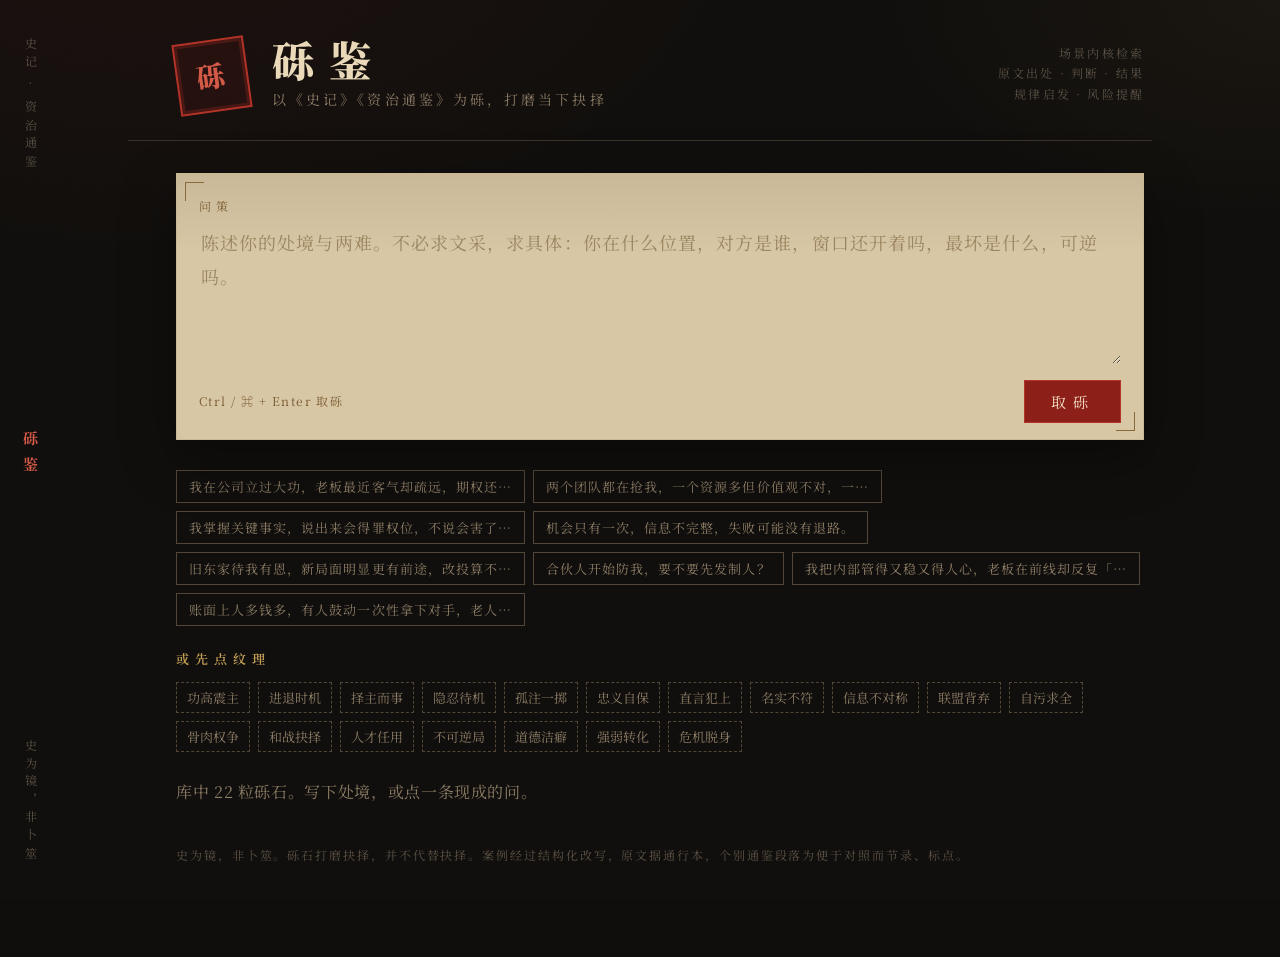
<file: index.html>
<!DOCTYPE html>
<html lang="zh-CN">
<head>
  <meta charset="UTF-8" />
  <meta name="viewport" content="width=device-width, initial-scale=1" />
  <title>砾鉴 · 以史记、资治通鉴打磨抉择</title>
  <meta name="description" content="从《史记》《资治通鉴》中检索场景内核相似的历史抉择，拆解判断与结果，给出规律启发与风险提醒。" />
  <link rel="preconnect" href="https://fonts.googleapis.com" />
  <link rel="preconnect" href="https://fonts.gstatic.com" crossorigin />
  <link href="https://fonts.googleapis.com/css2?family=Noto+Serif+SC:wght@400;600;700;900&display=swap" rel="stylesheet" />
  <link rel="stylesheet" href="css/app.css" />
</head>
<body>
  <div class="brand-col">
    <span>史记 · 资治通鉴</span>
    <strong>砾鉴</strong>
    <span>史为镜，非卜筮</span>
  </div>
  <div class="frame">
    <header class="top">
      <div>
        <div class="seal">砾</div>
      </div>
      <div style="flex:1">
        <h1>砾鉴</h1>
        <p class="sub">以《史记》《资治通鉴》为砾，打磨当下抉择</p>
      </div>
      <div class="meta">
        场景内核检索<br />原文出处 · 判断 · 结果<br />规律启发 · 风险提醒
      </div>
    </header>

    <section class="ask">
      <div class="paper">
        <label>问策</label>
        <textarea id="q" placeholder="陈述你的处境与两难。不必求文采，求具体：你在什么位置，对方是谁，窗口还开着吗，最坏是什么，可逆吗。"></textarea>
        <div class="ask-bar">
          <span class="hint">Ctrl / ⌘ + Enter 取砾</span>
          <button class="btn" id="go" type="button">取砾</button>
        </div>
      </div>
    </section>

    <div class="chips" id="chips"></div>

    <section class="grains-pick">
      <h2>或先点纹理</h2>
      <div id="grains"></div>
    </section>

    <div class="status" id="status"></div>

    <div id="result" class="hidden">
      <p class="weak-note hidden" id="weak">内核信号弱，下列为字面近似，请改写处境或点选纹理。</p>
      <div class="kernel-row" id="kernels"></div>
      <div class="pebbles" id="pebbles"></div>
      <div class="detail" id="detail"></div>
      <div class="counsel" id="counsel"></div>
    </div>

    <p class="foot-note">
      史为镜，非卜筮。砾石打磨抉择，并不代替抉择。案例经过结构化改写，原文据通行本，个别通鉴段落为便于对照而节录、标点。
    </p>
  </div>
  <script src="js/engine.js"></script>
  <script src="js/app.js"></script>
</body>
</html>
</file>
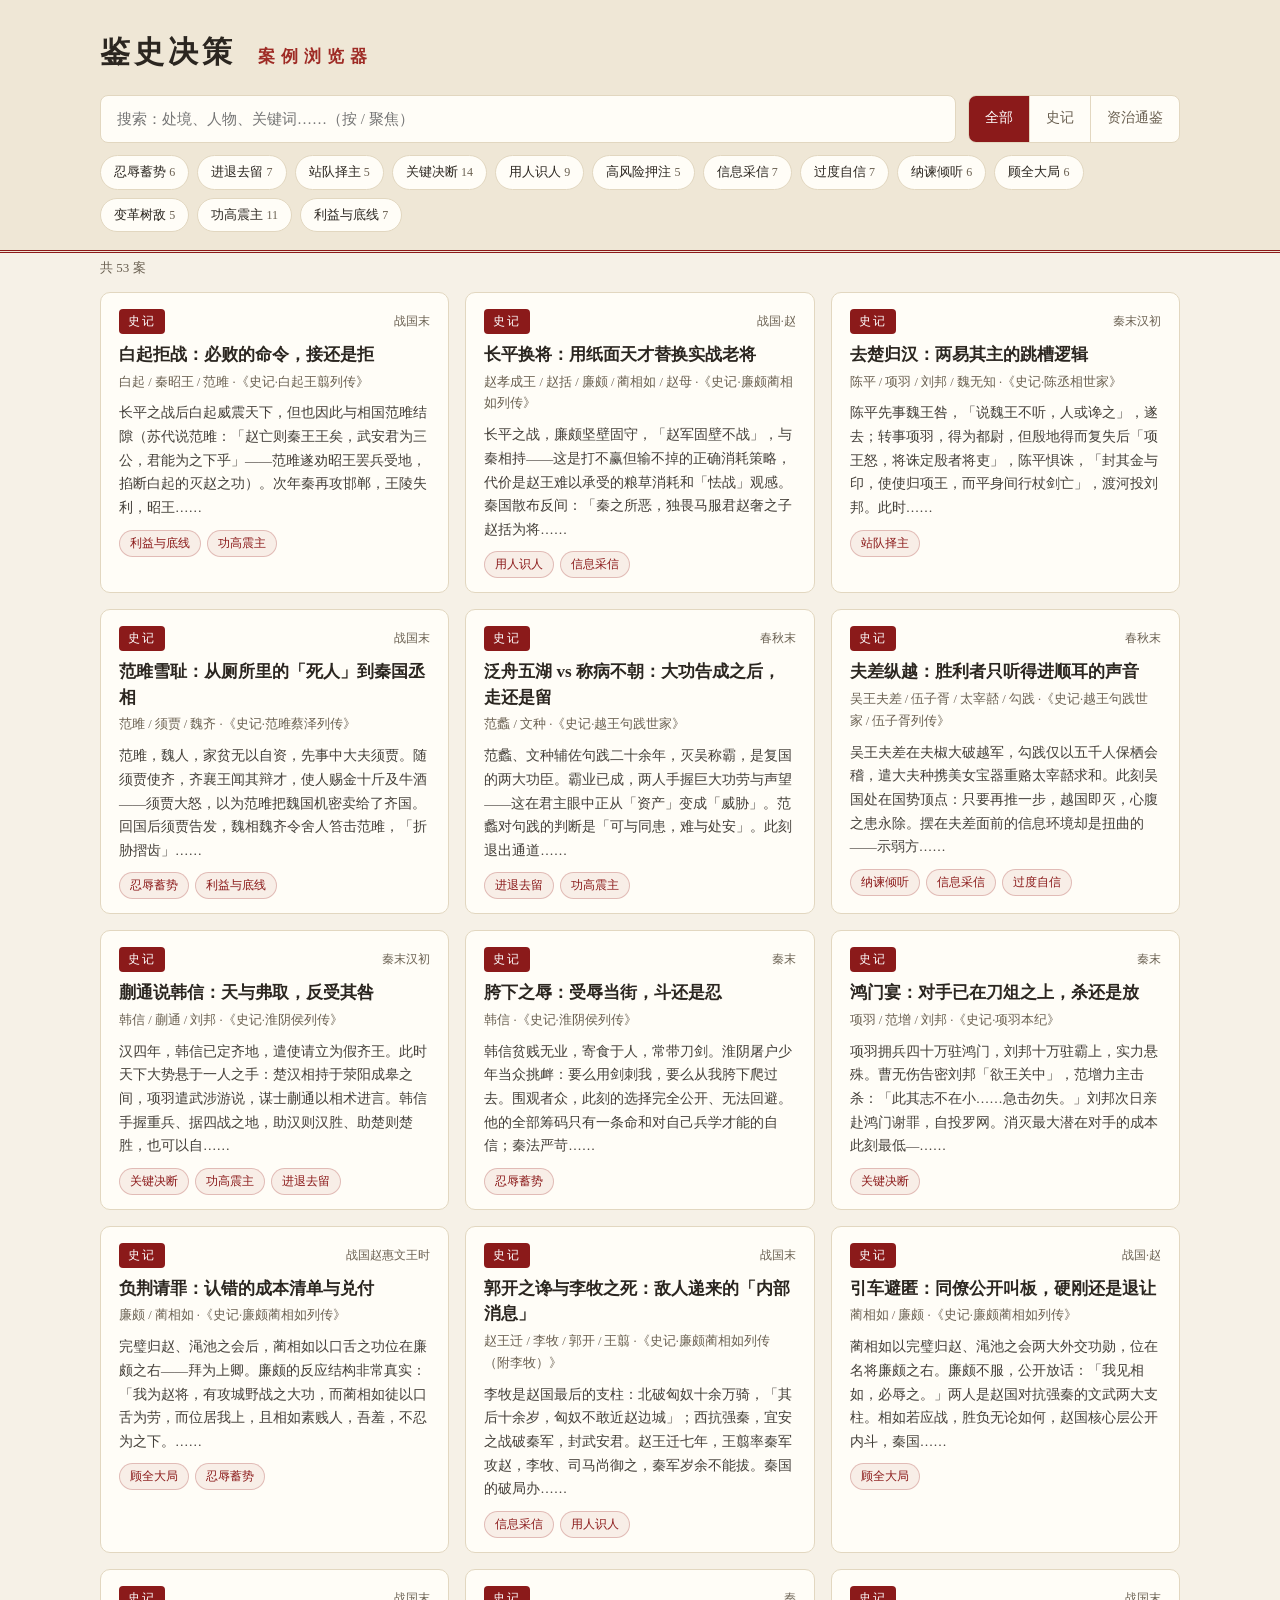
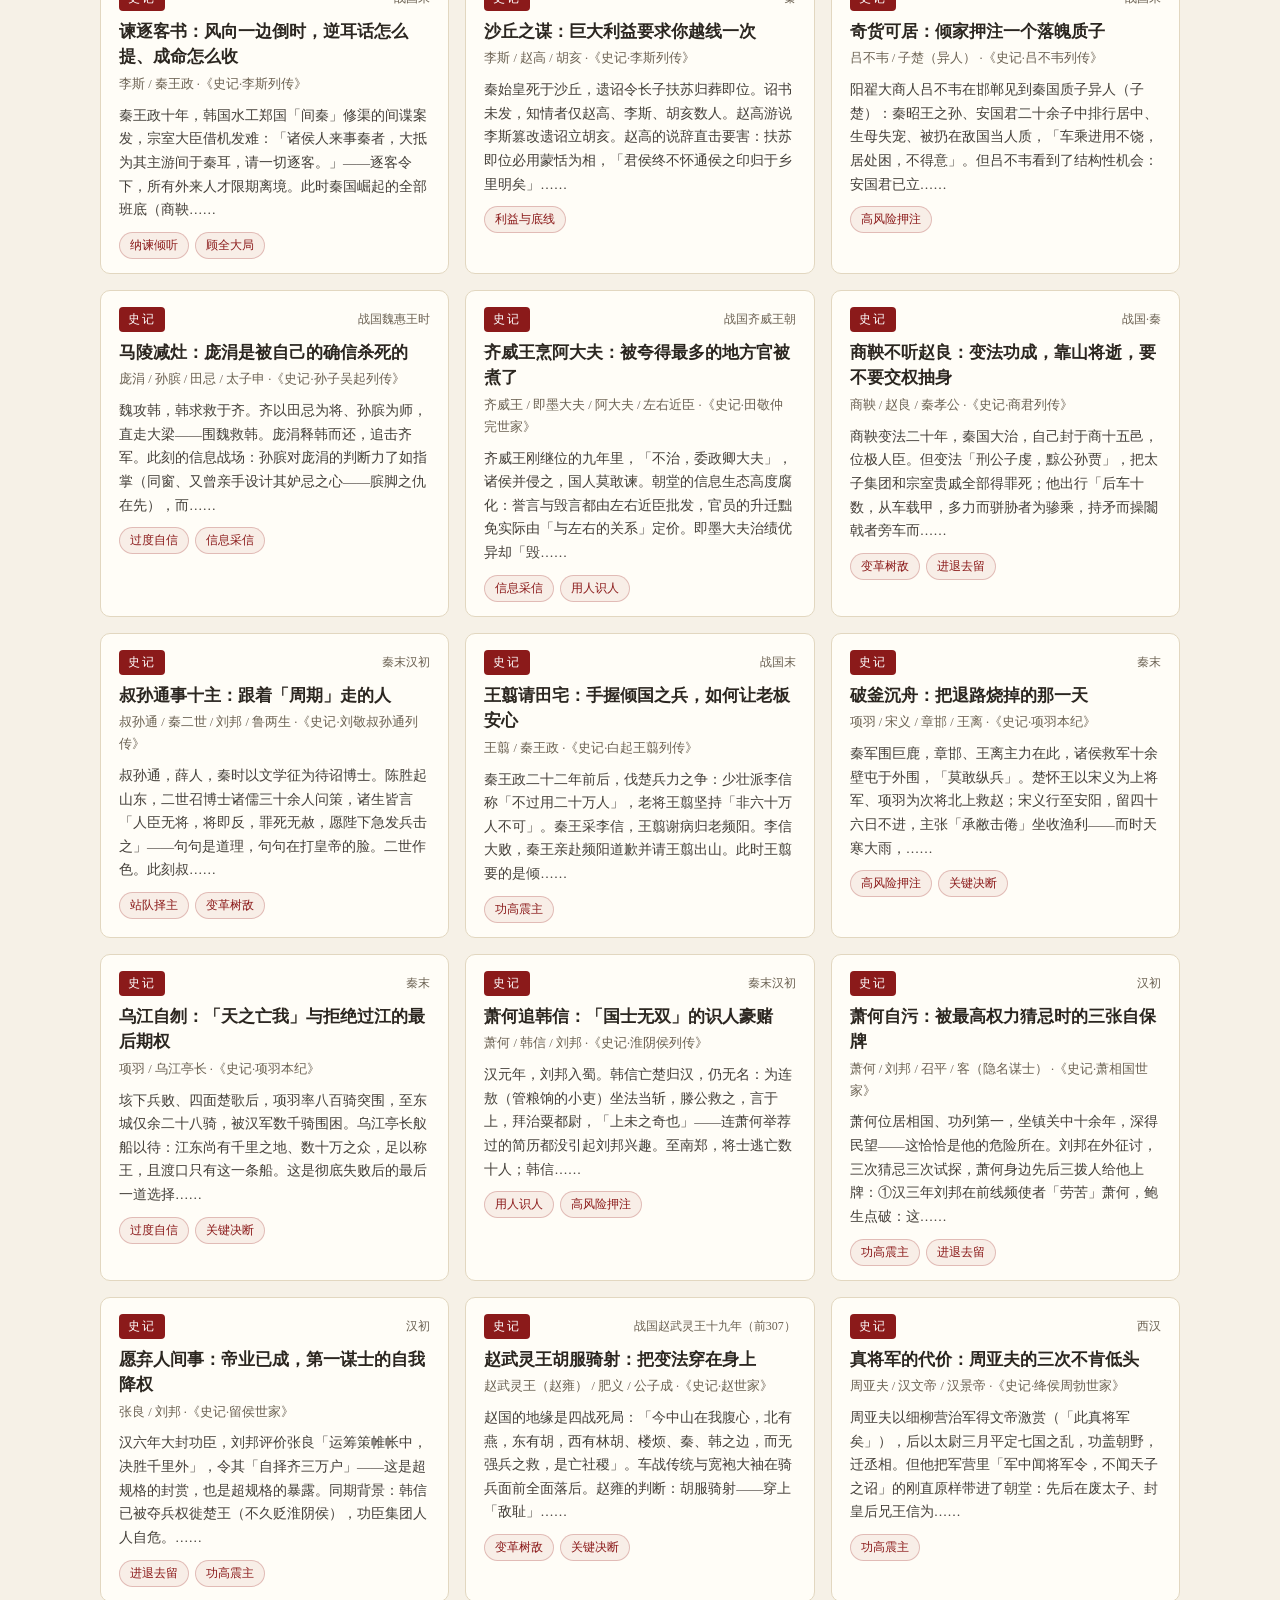
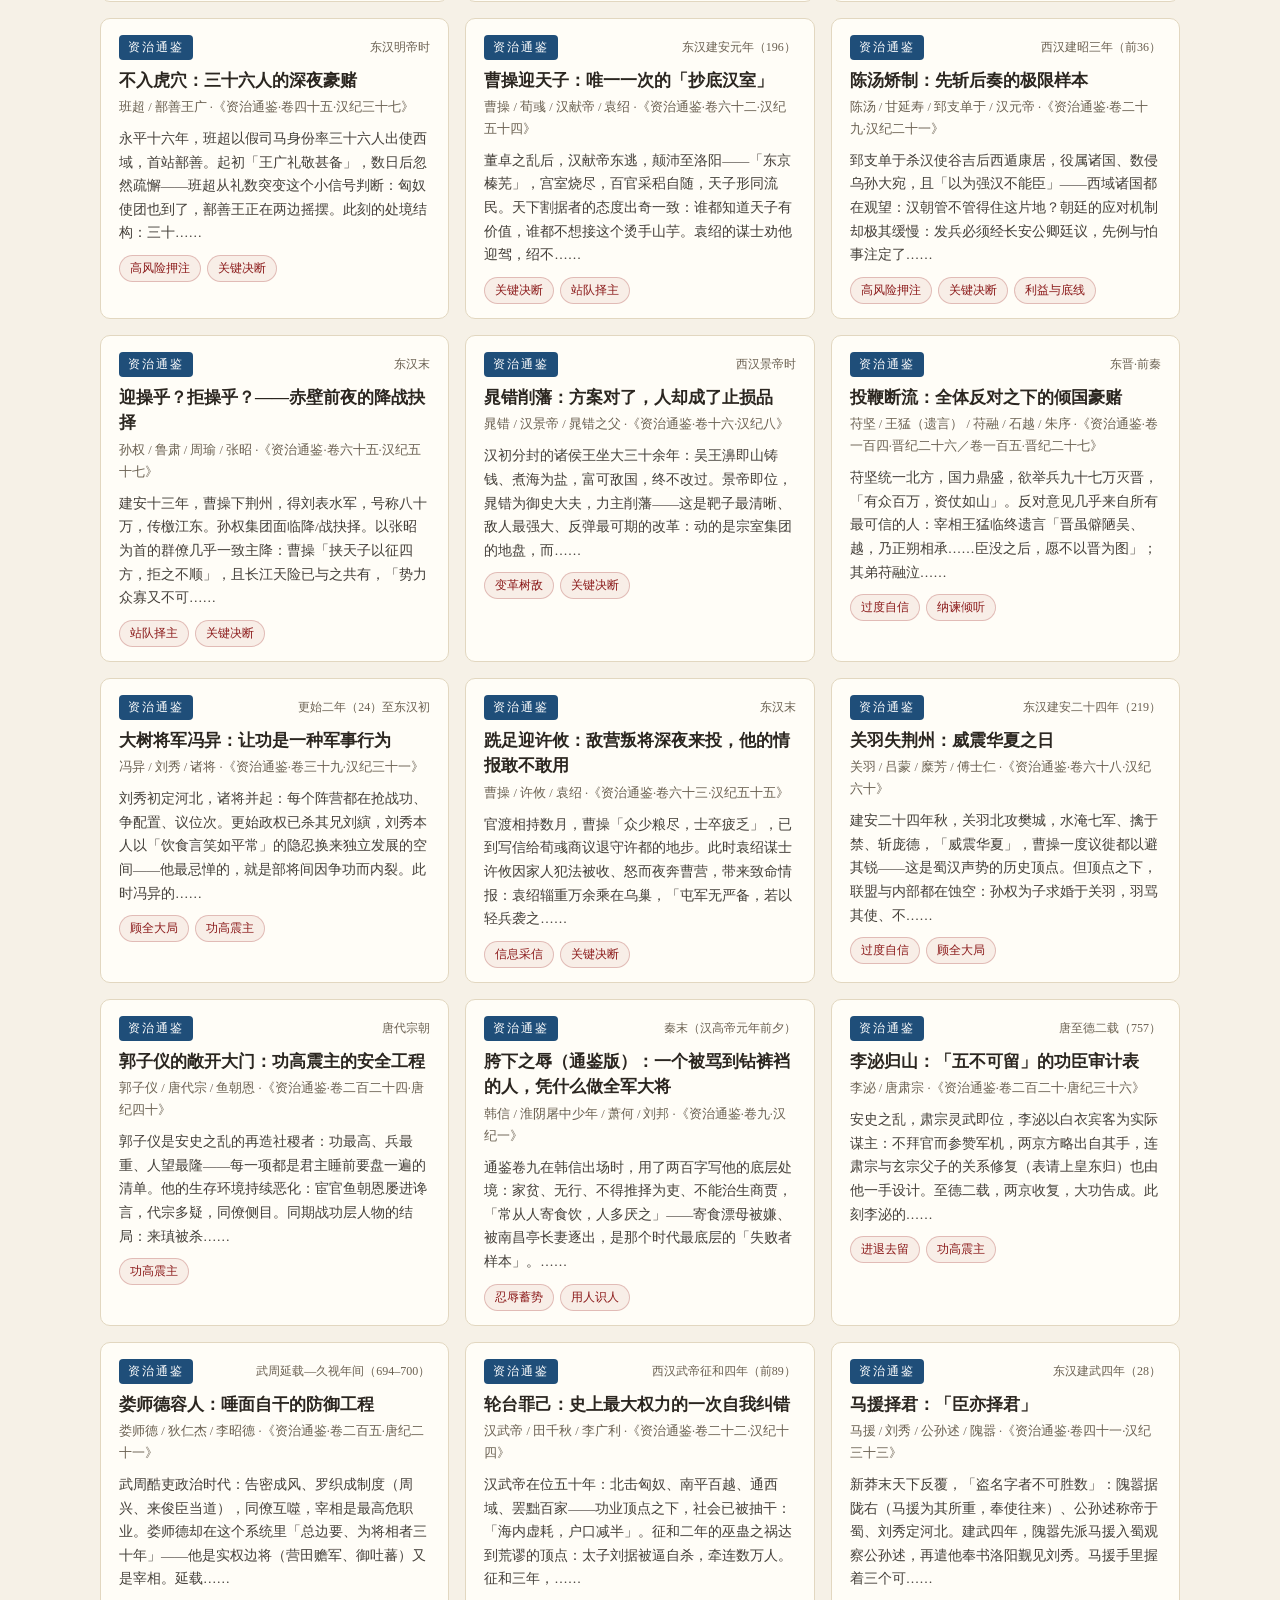
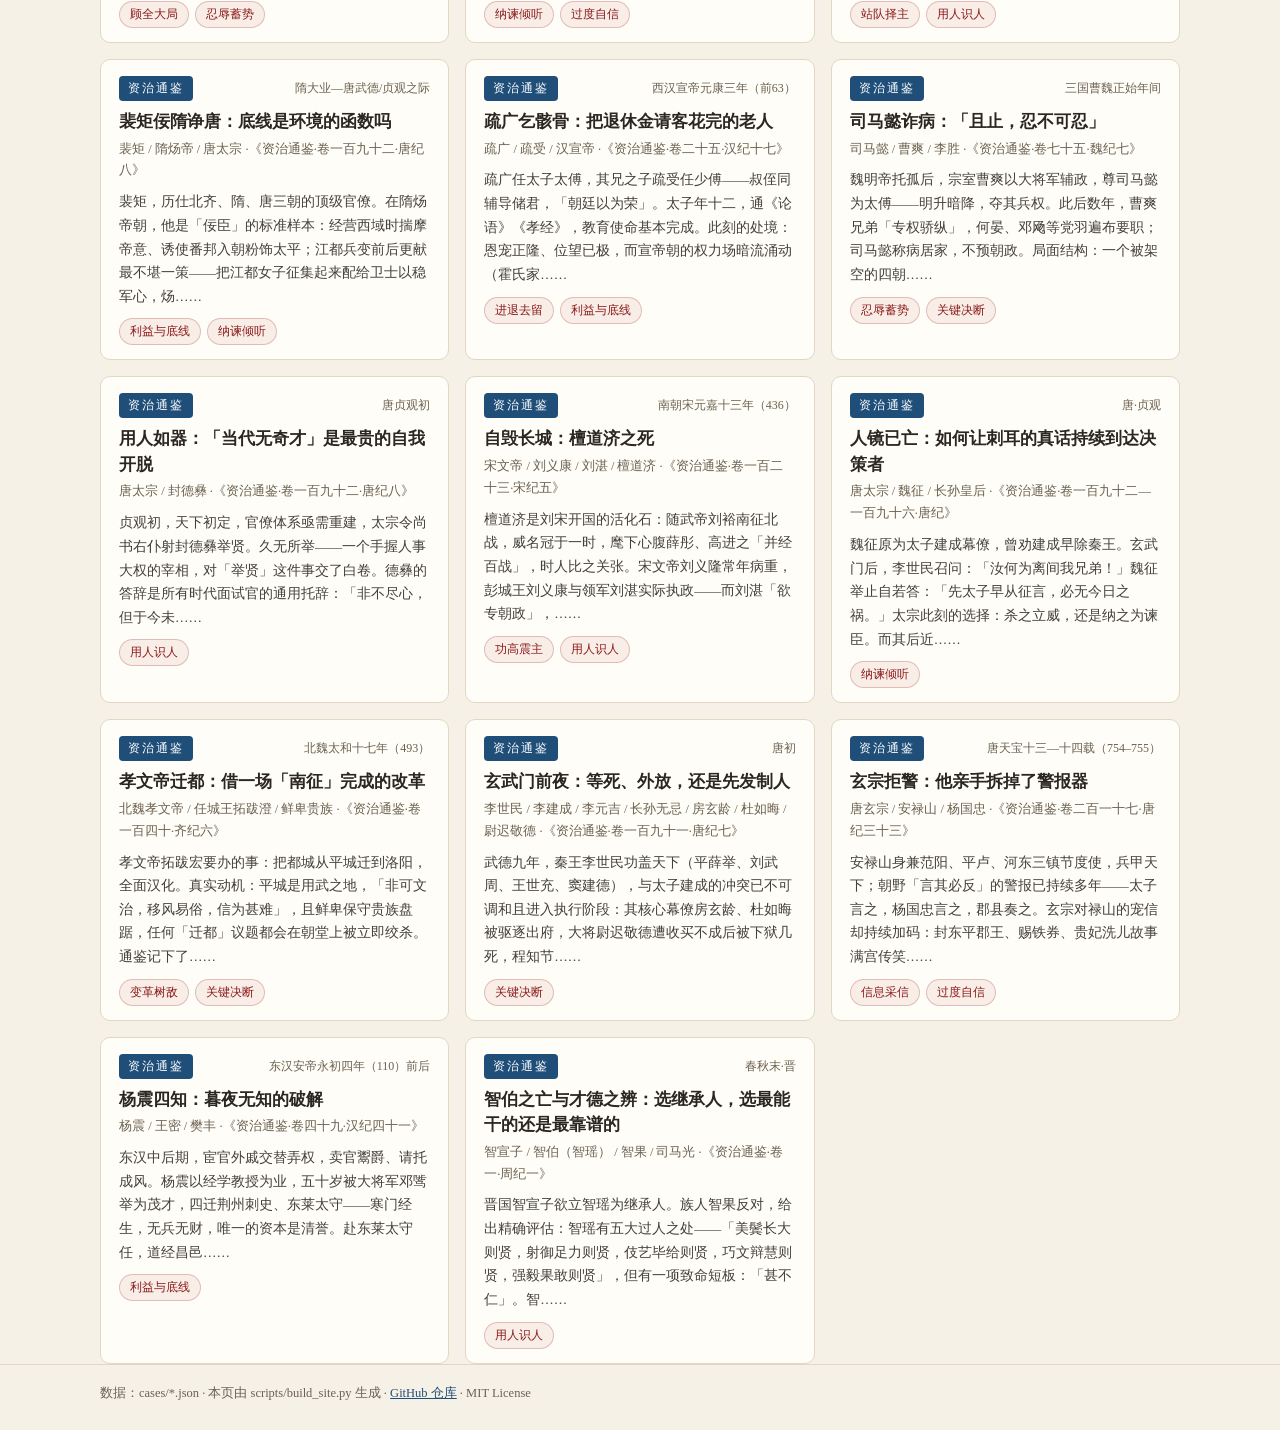
<file: site/index.html>
<!DOCTYPE html>
<html lang="zh-CN">
<head>
<meta charset="utf-8">
<meta name="viewport" content="width=device-width, initial-scale=1">
<title>鉴史决策 · 案例浏览器</title>
<link rel="stylesheet" href="style.css">
</head>
<body>
<header>
  <div class="wrap">
    <div class="brand">
      <h1>鉴史决策 <span>案例浏览器</span></h1>
      <p id="stats" class="stats"></p>
    </div>
    <div class="searchline">
      <input id="search" type="search" placeholder="搜索：处境、人物、关键词……（按 / 聚焦）">
      <div id="bookSeg" class="seg">
        <button data-book="">全部</button>
        <button data-book="史记">史记</button>
        <button data-book="资治通鉴">资治通鉴</button>
      </div>
    </div>
    <div id="kernels" class="chips"></div>
  </div>
</header>

<main class="wrap">
  <p id="count" class="count"></p>
  <div id="grid" class="grid"></div>
</main>

<footer>
  <div class="wrap">数据：cases/*.json · 本页由 scripts/build_site.py 生成 ·
    <a href="https://github.com/mla19840106-maker/-" target="_blank" rel="noopener">GitHub 仓库</a> · MIT License</div>
</footer>

<div id="modal">
  <div id="modalCard">
    <button id="modalClose" aria-label="关闭">×</button>
    <div id="modalBody"></div>
  </div>
</div>

<noscript>本页需要启用 JavaScript。</noscript>
<script src="data.js"></script>
<script src="app.js"></script>
</body>
</html>
</file>
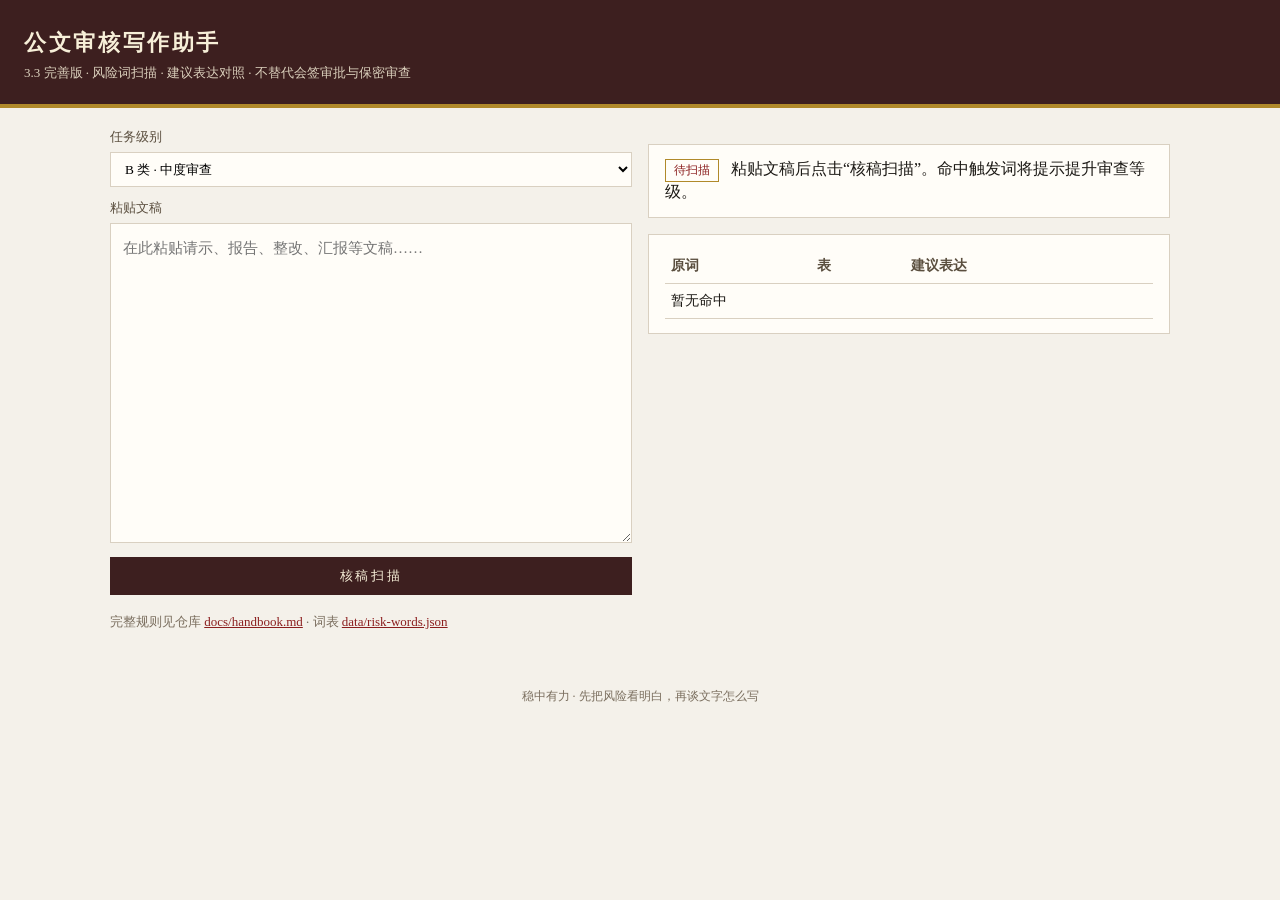
<file: web/index.html>
<!DOCTYPE html>
<html lang="zh-CN">
<head>
  <meta charset="UTF-8" />
  <meta name="viewport" content="width=device-width, initial-scale=1" />
  <title>公文审核写作 · 风险词核稿</title>
  <style>
    :root {
      --bg: #f4f1ea;
      --ink: #1c1915;
      --red: #8b1e1e;
      --gold: #b0892a;
      --card: #fffdf8;
      --line: #d9d0c1;
    }
    * { box-sizing: border-box; }
    body {
      margin: 0;
      font-family: "Songti SC", "SimSun", "Noto Serif SC", serif;
      background: var(--bg);
      color: var(--ink);
    }
    header {
      background: #3d1f1f;
      color: #f7efd8;
      padding: 28px 24px 22px;
      border-bottom: 4px solid var(--gold);
    }
    header h1 { margin: 0 0 6px; font-size: 22px; letter-spacing: 0.12em; font-weight: 700; }
    header p { margin: 0; font-size: 13px; opacity: 0.85; }
    main { max-width: 1100px; margin: 0 auto; padding: 20px; }
    .row { display: grid; grid-template-columns: 1fr 1fr; gap: 16px; }
    @media (max-width: 860px) { .row { grid-template-columns: 1fr; } }
    label { display: block; font-size: 13px; margin-bottom: 6px; color: #5a4e3e; }
    select, textarea, button {
      width: 100%;
      font-family: inherit;
    }
    select {
      padding: 8px 10px;
      border: 1px solid var(--line);
      background: var(--card);
    }
    textarea {
      min-height: 320px;
      padding: 12px;
      border: 1px solid var(--line);
      background: var(--card);
      font-size: 15px;
      line-height: 1.7;
      resize: vertical;
    }
    button {
      margin-top: 10px;
      padding: 10px 16px;
      background: #3d1f1f;
      color: #f7efd8;
      border: 0;
      cursor: pointer;
      letter-spacing: 0.2em;
    }
    button:hover { background: #5a2a2a; }
    .card {
      background: var(--card);
      border: 1px solid var(--line);
      padding: 14px 16px;
      margin-top: 16px;
    }
    .badge { display: inline-block; padding: 2px 8px; font-size: 12px; border: 1px solid var(--gold); color: var(--red); margin-right: 8px; }
    table { width: 100%; border-collapse: collapse; font-size: 14px; }
    th, td { border-bottom: 1px solid var(--line); text-align: left; padding: 8px 6px; vertical-align: top; }
    th { color: #5a4e3e; font-weight: 600; }
    .hit { background: #f8e6e6; }
    footer { text-align: center; font-size: 12px; color: #7a6e5e; padding: 24px; }
    a { color: var(--red); }
  </style>
</head>
<body>
  <header>
    <h1>公文审核写作助手</h1>
    <p>3.3 完善版 · 风险词扫描 · 建议表达对照 · 不替代会签审批与保密审查</p>
  </header>
  <main>
    <div class="row">
      <div>
        <label for="level">任务级别</label>
        <select id="level">
          <option value="C">C 类 · 轻度审查</option>
          <option value="B" selected>B 类 · 中度审查</option>
          <option value="A">A 类 · 全量审查</option>
        </select>
        <label for="draft" style="margin-top:12px">粘贴文稿</label>
        <textarea id="draft" placeholder="在此粘贴请示、报告、整改、汇报等文稿……"></textarea>
        <button type="button" id="scan">核稿扫描</button>
      </div>
      <div>
        <div class="card" id="summary">
          <span class="badge" id="flag">待扫描</span>
          <span id="summaryText">粘贴文稿后点击“核稿扫描”。命中触发词将提示提升审查等级。</span>
        </div>
        <div class="card">
          <table>
            <thead>
              <tr><th>原词</th><th>表</th><th>建议表达</th></tr>
            </thead>
            <tbody id="hits">
              <tr><td colspan="3">暂无命中</td></tr>
            </tbody>
          </table>
        </div>
      </div>
    </div>
    <p style="font-size:13px;color:#7a6e5e;margin-top:18px">
      完整规则见仓库 <a href="../docs/handbook.md">docs/handbook.md</a> · 词表 <a href="../data/risk-words.json">data/risk-words.json</a>
    </p>
  </main>
  <footer>稳中有力 · 先把风险看明白，再谈文字怎么写</footer>
  <script>
    const fallback = { triggers: {}, tables: [] };
    async function loadDict() {
      try {
        const res = await fetch("../data/risk-words.json");
        if (!res.ok) throw new Error("fetch");
        return await res.json();
      } catch (e) {
        return fallback;
      }
    }
    function collectItems(dict) {
      const items = [];
      (dict.tables || []).forEach((t) => {
        (t.items || []).forEach((it) => {
          items.push({ from: it.from, to: it.to, table: t.name, boundary: t.boundary });
        });
      });
      items.sort((a, b) => b.from.length - a.from.length);
      return items;
    }
    function scanTriggers(text, dict) {
      const hits = [];
      const trig = dict.triggers || {};
      Object.keys(trig).forEach((k) => {
        trig[k].forEach((w) => {
          if (w && text.includes(w)) hits.push({ type: k, word: w });
        });
      });
      return hits;
    }
    document.getElementById("scan").addEventListener("click", async () => {
      const dict = await loadDict();
      const text = document.getElementById("draft").value || "";
      const level = document.getElementById("level").value;
      const tbody = document.getElementById("hits");
      if (!text.trim()) {
        document.getElementById("flag").textContent = "空稿";
        document.getElementById("summaryText").textContent = "请先粘贴文稿。";
        tbody.innerHTML = "<tr><td colspan='3'>暂无命中</td></tr>";
        return;
      }
      const trig = scanTriggers(text, dict);
      const items = collectItems(dict);
      const found = [];
      const seen = new Set();
      items.forEach((it) => {
        if (text.includes(it.from) && !seen.has(it.from)) {
          seen.add(it.from);
          found.push(it);
        }
      });
      let flag = "✅ 未命中词表高频风险词";
      let note = "仍须对照文种、权限、数据与程序清单人工复核。";
      if (found.length || trig.length) {
        flag = "⚠️ 命中风险表述";
        note = "建议按对照表降格，并回查是否仍过满、过重、过空。";
        if (trig.length && level !== "A") {
          note += " 已命中速查触发词，建议审查等级提升一级。";
        }
      }
      document.getElementById("flag").textContent = flag;
      document.getElementById("summaryText").textContent =
        "当前级别 " + level + "。触发 " + trig.length + " 类/词，对照表命中 " + found.length + " 条。" + note;
      if (!found.length) {
        tbody.innerHTML = "<tr><td colspan='3'>暂无对照表命中</td></tr>";
      } else {
        tbody.innerHTML = found
          .map(
            (it) =>
              "<tr class='hit'><td>" +
              it.from +
              "</td><td>" +
              it.table +
              "</td><td>" +
              it.to +
              "<div style='color:#7a6e5e;font-size:12px;margin-top:4px'>" +
              (it.boundary || "") +
              "</div></td></tr>"
          )
          .join("");
      }
    });
  </script>
</body>
</html>
</file>
<file: css/app.css>
:root {
  --ink: #100e0c;
  --ink-2: #1a1612;
  --panel: #211c16;
  --line: #3a3228;
  --line-2: #524737;
  --paper: #d8c7a5;
  --paper-2: #cbb892;
  --text: #ead9b8;
  --muted: #8d7d66;
  --faint: #5c5246;
  --zhu: #b43328;
  --zhu-2: #d45a48;
  --gold: #c4a056;
  --seal: #8c1f18;
  --ok: #7a8f5a;
}

* { box-sizing: border-box; }
html, body { margin: 0; padding: 0; }
html { color-scheme: dark; }

body {
  min-height: 100vh;
  background:
    radial-gradient(1200px 700px at 12% -10%, rgba(180, 51, 40, 0.08), transparent 50%),
    radial-gradient(900px 500px at 100% 0%, rgba(196, 160, 86, 0.05), transparent 45%),
    var(--ink);
  color: var(--text);
  font-family: "Noto Serif SC", "Songti SC", "SimSun", serif;
  letter-spacing: 0.04em;
  line-height: 1.7;
}

body::before {
  content: "";
  position: fixed;
  inset: 0;
  pointer-events: none;
  opacity: 0.14;
  background-image: url("data:image/svg+xml,%3Csvg xmlns='http://www.w3.org/2000/svg' width='140' height='140'%3E%3Cfilter id='n'%3E%3CfeTurbulence type='fractalNoise' baseFrequency='.8' numOctaves='4' stitchTiles='stitch'/%3E%3C/filter%3E%3Crect width='140' height='140' filter='url(%23n)' opacity='.55'/%3E%3C/svg%3E");
  mix-blend-mode: overlay;
  z-index: 0;
}

a { color: var(--gold); text-decoration: none; }
button, textarea, input { font-family: inherit; }

.frame {
  position: relative;
  z-index: 1;
  max-width: 1080px;
  margin: 0 auto;
  padding: 28px 28px 80px;
}

.brand-col {
  position: fixed;
  left: 18px;
  top: 0;
  bottom: 0;
  writing-mode: vertical-rl;
  display: flex;
  align-items: center;
  justify-content: space-between;
  padding: 36px 0;
  color: var(--faint);
  font-size: 12px;
  letter-spacing: 0.5em;
  pointer-events: none;
  z-index: 2;
}
.brand-col strong {
  color: var(--zhu-2);
  font-size: 15px;
  letter-spacing: 0.7em;
  font-weight: 700;
}

.top {
  display: flex;
  justify-content: space-between;
  align-items: flex-end;
  gap: 24px;
  padding: 8px 8px 28px 48px;
  border-bottom: 1px solid var(--line);
}

.seal {
  width: 72px;
  height: 72px;
  border: 2px solid var(--zhu);
  color: var(--zhu-2);
  display: grid;
  place-items: center;
  font-size: 28px;
  font-weight: 900;
  letter-spacing: 0.15em;
  transform: rotate(-8deg);
  box-shadow: inset 0 0 0 3px rgba(180, 51, 40, 0.25);
  background: rgba(140, 31, 24, 0.12);
}

h1 {
  margin: 0 0 6px;
  font-size: 42px;
  font-weight: 900;
  letter-spacing: 0.35em;
  line-height: 1.1;
}
.sub {
  margin: 0;
  color: var(--muted);
  font-size: 14px;
  letter-spacing: 0.22em;
}
.meta {
  color: var(--faint);
  font-size: 12px;
  letter-spacing: 0.18em;
  text-align: right;
  padding-bottom: 8px;
}

.ask {
  padding: 32px 8px 12px 48px;
}

.paper {
  background:
    linear-gradient(180deg, rgba(16, 14, 12, 0.08), transparent 30%),
    var(--paper);
  color: #2a2318;
  border: 1px solid var(--paper-2);
  position: relative;
  padding: 22px 22px 16px;
  box-shadow: 0 18px 50px rgba(0, 0, 0, 0.35);
}
.paper::before,
.paper::after {
  content: "";
  position: absolute;
  width: 18px;
  height: 18px;
  border: 1px solid #8a6a3a;
  pointer-events: none;
}
.paper::before { top: 8px; left: 8px; border-right: 0; border-bottom: 0; }
.paper::after { bottom: 8px; right: 8px; border-left: 0; border-top: 0; }

.paper label {
  display: block;
  font-size: 12px;
  letter-spacing: 0.4em;
  color: #7a5c32;
  margin-bottom: 8px;
}

textarea {
  width: 100%;
  min-height: 140px;
  resize: vertical;
  border: none;
  outline: none;
  background: transparent;
  color: #2a2318;
  font-size: 18px;
  line-height: 1.85;
  letter-spacing: 0.06em;
}
textarea::placeholder { color: #9a8560; }

.ask-bar {
  display: flex;
  justify-content: space-between;
  align-items: center;
  gap: 16px;
  margin-top: 8px;
}

.hint {
  color: #7a5c32;
  font-size: 12px;
  letter-spacing: 0.12em;
}

.btn {
  appearance: none;
  border: 1px solid var(--zhu);
  background: var(--seal);
  color: #f3e2c8;
  padding: 10px 26px;
  letter-spacing: 0.42em;
  font-size: 15px;
  cursor: pointer;
  transition: filter 0.15s ease, transform 0.15s ease;
}
.btn:hover { filter: brightness(1.12); }
.btn:active { transform: translateY(1px); }
.btn.ghost {
  background: transparent;
  border-color: var(--line-2);
  color: var(--text);
}

.chips {
  display: flex;
  flex-wrap: wrap;
  gap: 8px;
  padding: 18px 8px 0 48px;
}
.chip {
  border: 1px solid var(--line-2);
  color: var(--muted);
  background: transparent;
  padding: 6px 12px;
  font-size: 13px;
  letter-spacing: 0.08em;
  cursor: pointer;
}
.chip:hover { border-color: var(--gold); color: var(--gold); }

.grains-pick {
  padding: 22px 8px 0 48px;
}
.grains-pick h2,
.section-title {
  margin: 0 0 12px;
  font-size: 13px;
  font-weight: 600;
  color: var(--gold);
  letter-spacing: 0.46em;
}
.grain {
  display: inline-flex;
  align-items: center;
  gap: 6px;
  margin: 0 8px 8px 0;
  border: 1px dashed var(--line-2);
  padding: 5px 10px;
  color: var(--muted);
  cursor: pointer;
  font-size: 13px;
  background: transparent;
}
.grain.on {
  border-style: solid;
  border-color: var(--zhu);
  color: var(--zhu-2);
  background: rgba(180, 51, 40, 0.08);
}

.status {
  padding: 18px 8px 0 48px;
  color: var(--muted);
  min-height: 1.5em;
}

.kernel-row {
  padding: 10px 8px 0 48px;
  display: flex;
  flex-wrap: wrap;
  gap: 10px;
}
.kernel-stone {
  border: 1px solid var(--line-2);
  padding: 10px 14px 12px;
  min-width: 108px;
  background: var(--ink-2);
}
.kernel-stone b {
  display: block;
  color: var(--zhu-2);
  letter-spacing: 0.3em;
  font-size: 14px;
}
.kernel-stone span {
  color: var(--muted);
  font-size: 12px;
}
.weak-note {
  padding: 8px 8px 0 48px;
  color: var(--gold);
  font-size: 13px;
}

.pebbles {
  padding: 28px 8px 0 48px;
  display: grid;
  gap: 16px;
}

.pebble {
  border: 1px solid var(--line);
  background: linear-gradient(180deg, #241e18, var(--panel));
  padding: 0;
  text-align: left;
  color: inherit;
  cursor: pointer;
  width: 100%;
  position: relative;
}
.pebble:hover { border-color: var(--gold); }
.pebble .n {
  position: absolute;
  left: 0;
  top: 0;
  background: var(--zhu);
  color: #f6e7cf;
  font-size: 12px;
  letter-spacing: 0.2em;
  padding: 4px 10px;
}
.pebble .inner { padding: 28px 22px 18px 22px; }
.pebble h3 {
  margin: 8px 0 4px;
  font-size: 22px;
  letter-spacing: 0.18em;
}
.pebble .sub2 {
  color: var(--gold);
  margin: 0 0 10px;
  font-size: 14px;
}
.pebble .cite {
  color: var(--muted);
  font-size: 12px;
  letter-spacing: 0.12em;
}
.pebble .kernel {
  margin: 12px 0 0;
  color: var(--text);
  font-size: 15px;
}
.hits {
  margin-top: 12px;
  display: flex;
  flex-wrap: wrap;
  gap: 6px;
}
.hit {
  font-size: 12px;
  letter-spacing: 0.12em;
  border: 1px solid var(--seal);
  color: var(--zhu-2);
  padding: 2px 8px;
}
.score {
  position: absolute;
  right: 16px;
  top: 16px;
  color: var(--faint);
  font-size: 12px;
  letter-spacing: 0.16em;
}

.detail {
  display: none;
  padding: 8px 8px 0 48px;
}
.detail.show { display: block; }

.sheet {
  border: 1px solid var(--line);
  background: var(--ink-2);
  padding: 28px 28px 32px;
}
.sheet h2 {
  margin: 0 0 4px;
  font-size: 28px;
  letter-spacing: 0.2em;
}
.sheet .eyebrow {
  color: var(--zhu-2);
  letter-spacing: 0.4em;
  font-size: 12px;
  margin-bottom: 6px;
}

.grid-2 {
  display: grid;
  grid-template-columns: 1fr 1fr;
  gap: 18px;
  margin-top: 18px;
}
.block h3 {
  margin: 0 0 8px;
  font-size: 13px;
  color: var(--gold);
  letter-spacing: 0.4em;
  font-weight: 600;
}
.block p, .block li {
  margin: 0 0 8px;
  color: var(--text);
  font-size: 15px;
}
.block ol, .block ul { padding-left: 1.2em; margin: 0; }

.original {
  margin-top: 18px;
  background: var(--paper);
  color: #2c2418;
  padding: 20px 22px;
  font-size: 16px;
  line-height: 2;
}
.original .from {
  color: #8a5a32;
  font-size: 12px;
  letter-spacing: 0.28em;
  margin-bottom: 8px;
}
.original .vern {
  margin-top: 12px;
  padding-top: 12px;
  border-top: 1px dashed #b89a6a;
  color: #5a4a32;
  font-size: 14px;
  line-height: 1.85;
}

.warn {
  border-left: 3px solid var(--zhu);
  padding: 8px 0 8px 14px;
  color: var(--zhu-2);
}
.map {
  border-left: 3px solid var(--gold);
  padding: 8px 0 8px 14px;
}

.counsel {
  padding: 36px 8px 0 48px;
}
.counsel-box {
  border: 1px solid var(--gold);
  padding: 24px 24px 8px;
  background: rgba(196, 160, 86, 0.05);
}
.counsel-box h2 {
  margin: 0 0 16px;
  letter-spacing: 0.5em;
  font-size: 16px;
  color: var(--gold);
}
.counsel-box h3 {
  margin: 0 0 8px;
  font-size: 13px;
  letter-spacing: 0.4em;
  color: var(--zhu-2);
}
.foot-note {
  padding: 28px 8px 0 48px;
  color: var(--faint);
  font-size: 12px;
  letter-spacing: 0.16em;
}

.hidden { display: none !important; }

@media (max-width: 820px) {
  .brand-col { display: none; }
  .top, .ask, .chips, .grains-pick, .status, .kernel-row, .weak-note, .pebbles, .detail, .counsel, .foot-note {
    padding-left: 8px;
  }
  h1 { font-size: 32px; letter-spacing: 0.2em; }
  .grid-2 { grid-template-columns: 1fr; }
  .meta { display: none; }
}
</file>
<file: site/style.css>
:root {
  --paper: #f6f1e7;
  --paper-deep: #efe7d6;
  --card: #fffdf7;
  --ink: #2b2620;
  --ink-soft: #6b6152;
  --line: #e2d7c0;
  --accent: #9e2b25;      /* 朱砂 */
  --accent-deep: #8b1a1a;
  --indigo: #1f4e79;      /* 黛蓝（通鉴） */
  --quote-bg: #f3ecdb;
}

* { box-sizing: border-box; }

body {
  margin: 0;
  background: var(--paper);
  color: var(--ink);
  font-family: "Songti SC", "Noto Serif SC", "Source Han Serif SC", "STSong", serif;
  line-height: 1.75;
}

.wrap { max-width: 1120px; margin: 0 auto; padding: 0 20px; }

/* ---------- 头部 ---------- */
header {
  background: var(--paper-deep);
  border-bottom: 3px double var(--accent-deep);
  padding: 26px 0 18px;
}
.brand h1 {
  margin: 0;
  font-size: 30px;
  letter-spacing: 4px;
  font-weight: 700;
}
.brand h1 span { font-size: 17px; color: var(--accent); letter-spacing: 6px; margin-left: 10px; }
.stats { margin: 6px 0 0; color: var(--ink-soft); font-size: 13px; }

.searchline { display: flex; gap: 12px; margin: 16px 0 12px; flex-wrap: wrap; }
#search {
  flex: 1 1 320px;
  padding: 10px 16px;
  font: inherit;
  font-size: 15px;
  border: 1px solid var(--line);
  border-radius: 8px;
  background: var(--card);
  color: var(--ink);
  outline: none;
}
#search:focus { border-color: var(--accent); box-shadow: 0 0 0 3px rgba(158, 43, 37, .12); }

.seg { display: inline-flex; border: 1px solid var(--line); border-radius: 8px; overflow: hidden; background: var(--card); }
.seg button {
  border: 0; background: transparent; padding: 10px 16px;
  font: inherit; font-size: 14px; cursor: pointer; color: var(--ink-soft);
  border-right: 1px solid var(--line);
}
.seg button:last-child { border-right: 0; }
.seg button.on { background: var(--accent-deep); color: #fff; }

.chips { display: flex; flex-wrap: wrap; gap: 8px; }
.chip {
  border: 1px solid var(--line); background: var(--card); color: var(--ink);
  border-radius: 999px; padding: 5px 13px; font: inherit; font-size: 13px; cursor: pointer;
}
.chip .n { color: var(--ink-soft); font-size: 12px; }
.chip:hover { border-color: var(--accent); }
.chip.on { background: var(--accent); border-color: var(--accent); color: #fff; }
.chip.on .n { color: rgba(255, 255, 255, .8); }

/* ---------- 主体 ---------- */
main { padding: 20px 0 50px; }
.count { color: var(--ink-soft); font-size: 13px; margin: 4px 0 12px; }

.grid {
  display: grid;
  grid-template-columns: repeat(auto-fill, minmax(330px, 1fr));
  gap: 16px;
}
.card {
  background: var(--card);
  border: 1px solid var(--line);
  border-radius: 10px;
  padding: 16px 18px 14px;
  cursor: pointer;
  transition: transform .12s ease, box-shadow .12s ease;
}
.card:hover { transform: translateY(-2px); box-shadow: 0 6px 18px rgba(60, 45, 20, .12); }
.card h3 { margin: 8px 0 4px; font-size: 17px; line-height: 1.5; }
.card .meta { margin: 0 0 8px; color: var(--ink-soft); font-size: 12.5px; }
.card .sit { margin: 0 0 10px; font-size: 13.5px; color: var(--ink); opacity: .88; }

.card .head { display: flex; align-items: center; justify-content: space-between; }
.era { color: var(--ink-soft); font-size: 12px; }
.book {
  display: inline-block; font-size: 12px; color: #fff;
  padding: 2px 9px; border-radius: 4px; letter-spacing: 2px;
}
.book.s { background: var(--accent-deep); }
.book.t { background: var(--indigo); }

.tags { display: flex; flex-wrap: wrap; gap: 6px; }
.tags span {
  background: rgba(158, 43, 37, .07); color: var(--accent-deep);
  border: 1px solid rgba(158, 43, 37, .25);
  font-size: 12px; padding: 2px 10px; border-radius: 999px;
}

.empty {
  grid-column: 1 / -1; text-align: center; color: var(--ink-soft);
  padding: 60px 0; font-size: 15px;
}

/* ---------- 详情浮层 ---------- */
#modal {
  display: none; position: fixed; inset: 0; z-index: 50;
  background: rgba(24, 18, 10, .55);
}
#modal.open { display: block; }
#modalCard {
  position: relative; margin: 4vh auto; width: min(880px, 94vw);
  max-height: 90vh; overflow-y: auto;
  background: #fbf7ee; border: 1px solid var(--line); border-radius: 12px;
  padding: 28px 34px 34px;
  box-shadow: 0 20px 60px rgba(0, 0, 0, .35);
}
#modalClose {
  position: sticky; top: 0; float: right;
  border: 0; background: transparent; font-size: 26px; cursor: pointer;
  color: var(--ink-soft); line-height: 1;
}
#modalClose:hover { color: var(--accent); }
.mhead h2 { margin: 10px 0 4px; font-size: 24px; letter-spacing: 1px; }
.mhead .meta { margin: 0; color: var(--ink-soft); font-size: 13.5px; }
.mhead .meta2 { margin: 4px 0 10px; color: var(--ink-soft); font-size: 13.5px; }

.ghost {
  font: inherit; font-size: 13px; cursor: pointer;
  border: 1px solid var(--accent); color: var(--accent); background: transparent;
  border-radius: 8px; padding: 5px 14px; margin-top: 6px;
}
.ghost:hover { background: var(--accent); color: #fff; }

#modalBody section { margin-top: 22px; }
#modalBody h4 {
  margin: 0 0 8px; font-size: 15.5px; color: var(--accent-deep);
  padding-left: 10px; border-left: 3px solid var(--accent);
}
#modalBody p { margin: 0 0 8px; font-size: 14.5px; }
#modalBody ul { margin: 0; padding-left: 22px; font-size: 14.5px; }
#modalBody ul li { margin-bottom: 6px; }

blockquote {
  margin: 0 0 12px; padding: 10px 16px;
  background: var(--quote-bg); border-left: 3px solid var(--accent);
  font-size: 14.5px;
}
blockquote footer { margin-top: 6px; color: var(--ink-soft); font-size: 13px; text-align: right; }

ul.opts { list-style: none; padding-left: 0; }
ul.opts li {
  margin-bottom: 10px; padding: 10px 14px;
  background: var(--quote-bg); border-radius: 8px;
}
ul.opts li b { display: block; font-size: 14.5px; }
ul.opts li span { display: block; font-size: 13.5px; color: var(--ink-soft); margin-top: 3px; }

.pairs { display: flex; flex-wrap: wrap; gap: 8px; }
.pair {
  font: inherit; font-size: 13px; cursor: pointer;
  border: 1px dashed var(--indigo); color: var(--indigo); background: transparent;
  border-radius: 999px; padding: 4px 14px;
}
.pair:hover { background: var(--indigo); color: #fff; }

/* ---------- 页脚 ---------- */
footer {
  border-top: 1px solid var(--line);
  padding: 18px 0 26px; color: var(--ink-soft); font-size: 12.5px;
}
footer a { color: var(--indigo); }

@media (max-width: 720px) {
  .grid { grid-template-columns: 1fr; }
  #modalCard { margin: 0; width: 100vw; max-height: 100vh; height: 100vh; border-radius: 0; padding: 20px 18px 30px; }
  .brand h1 { font-size: 24px; }
}
</file>
